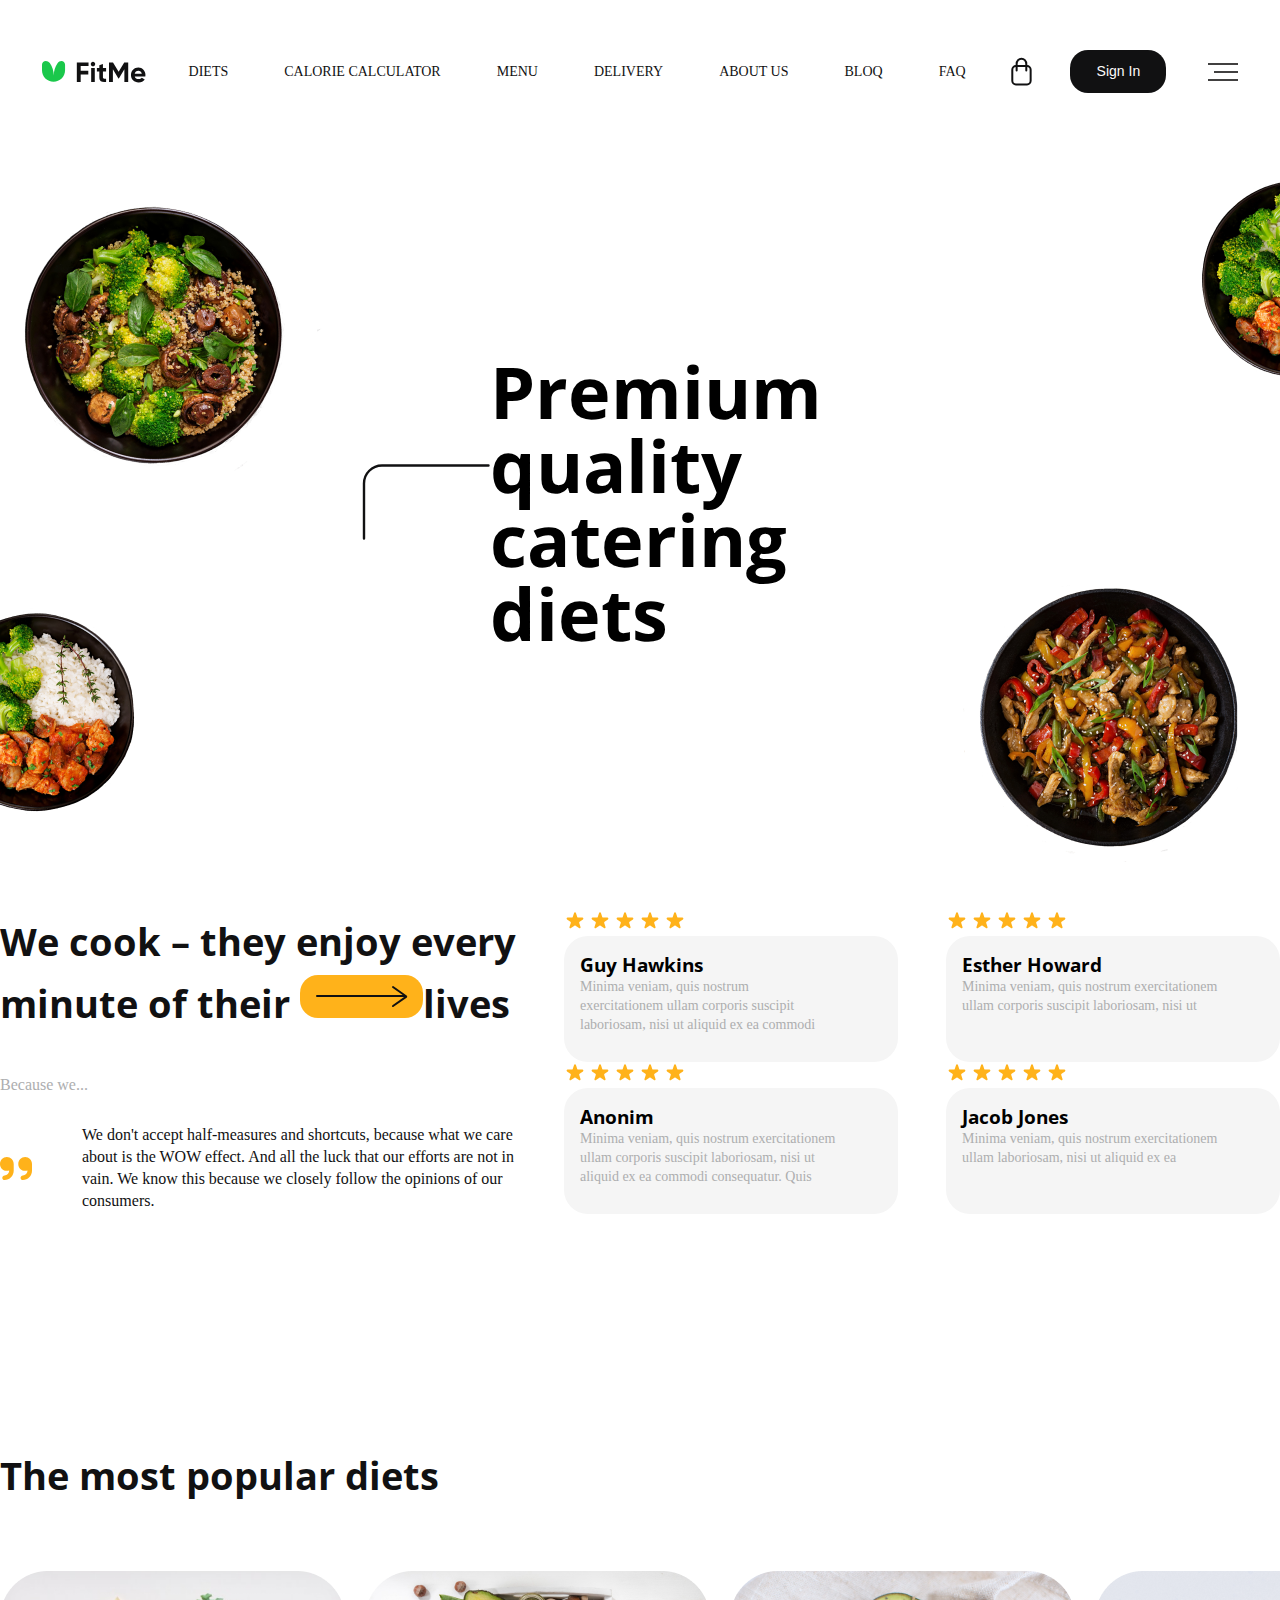
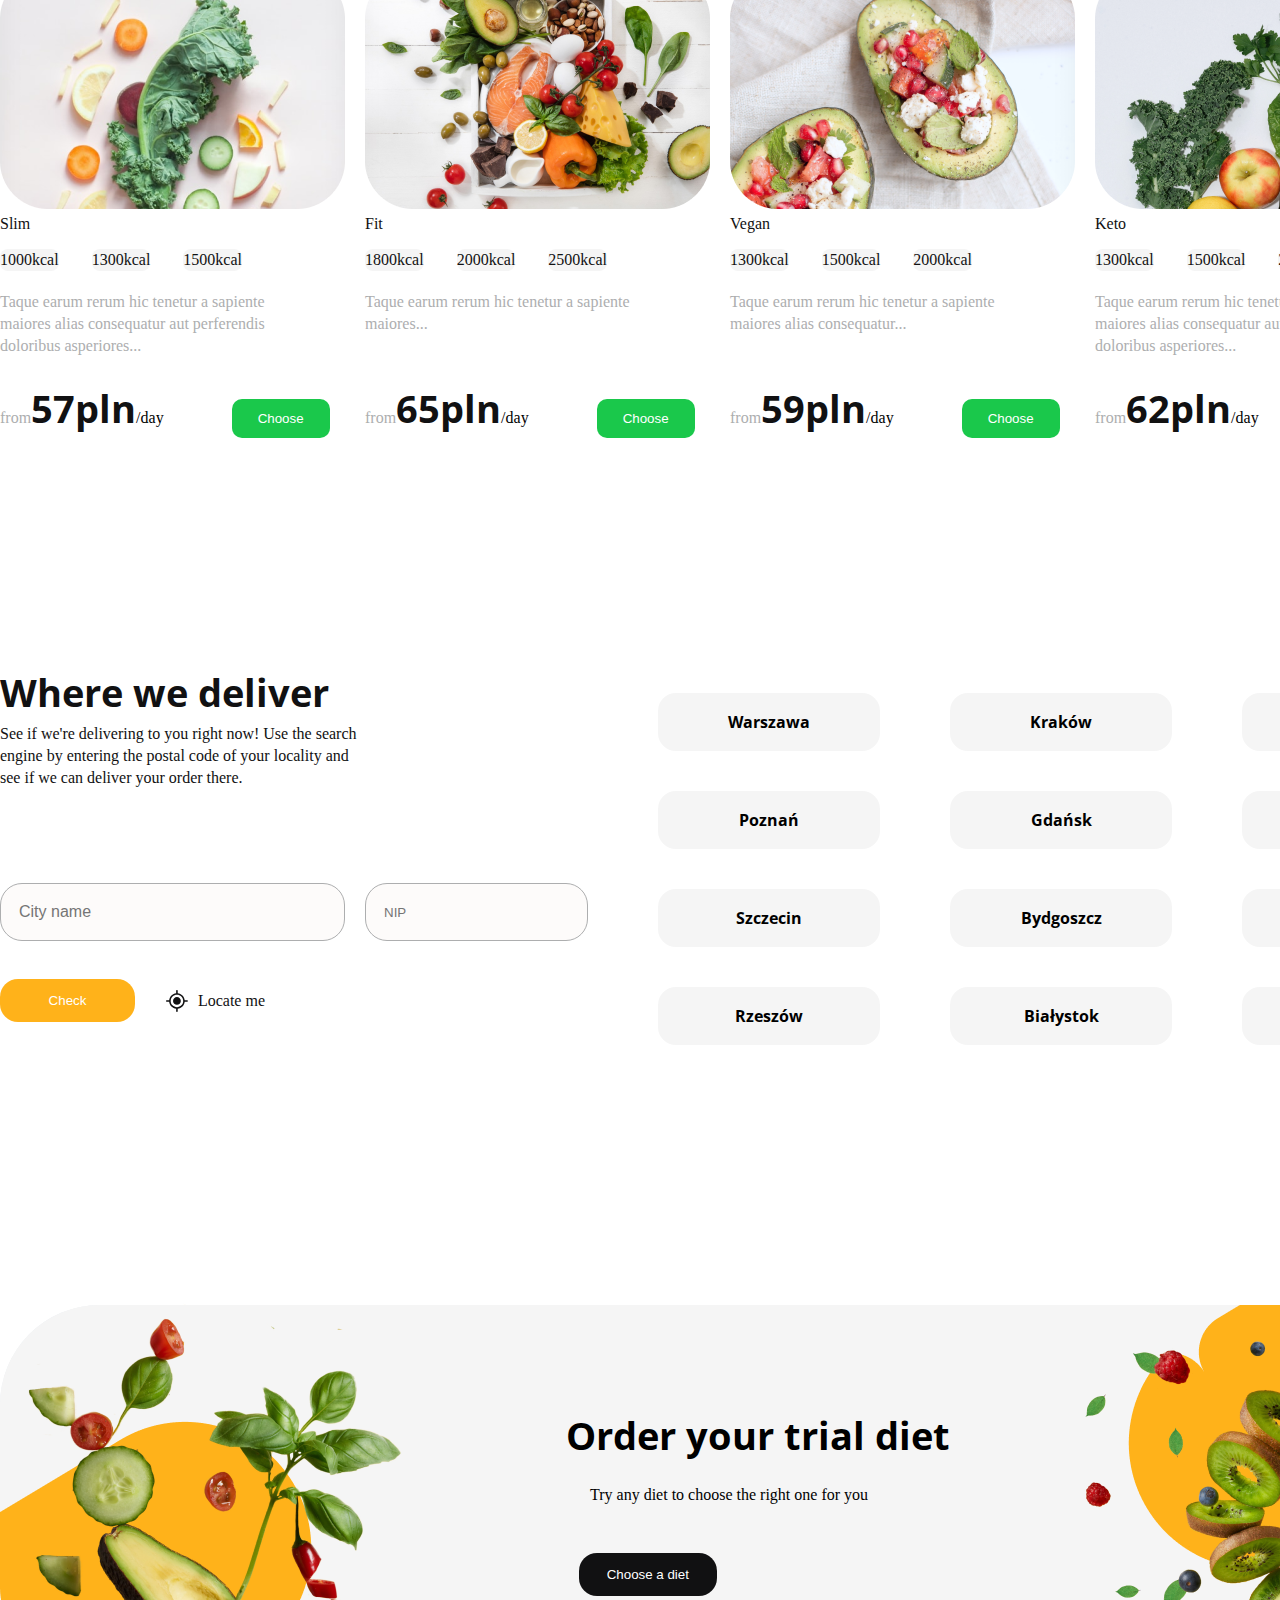
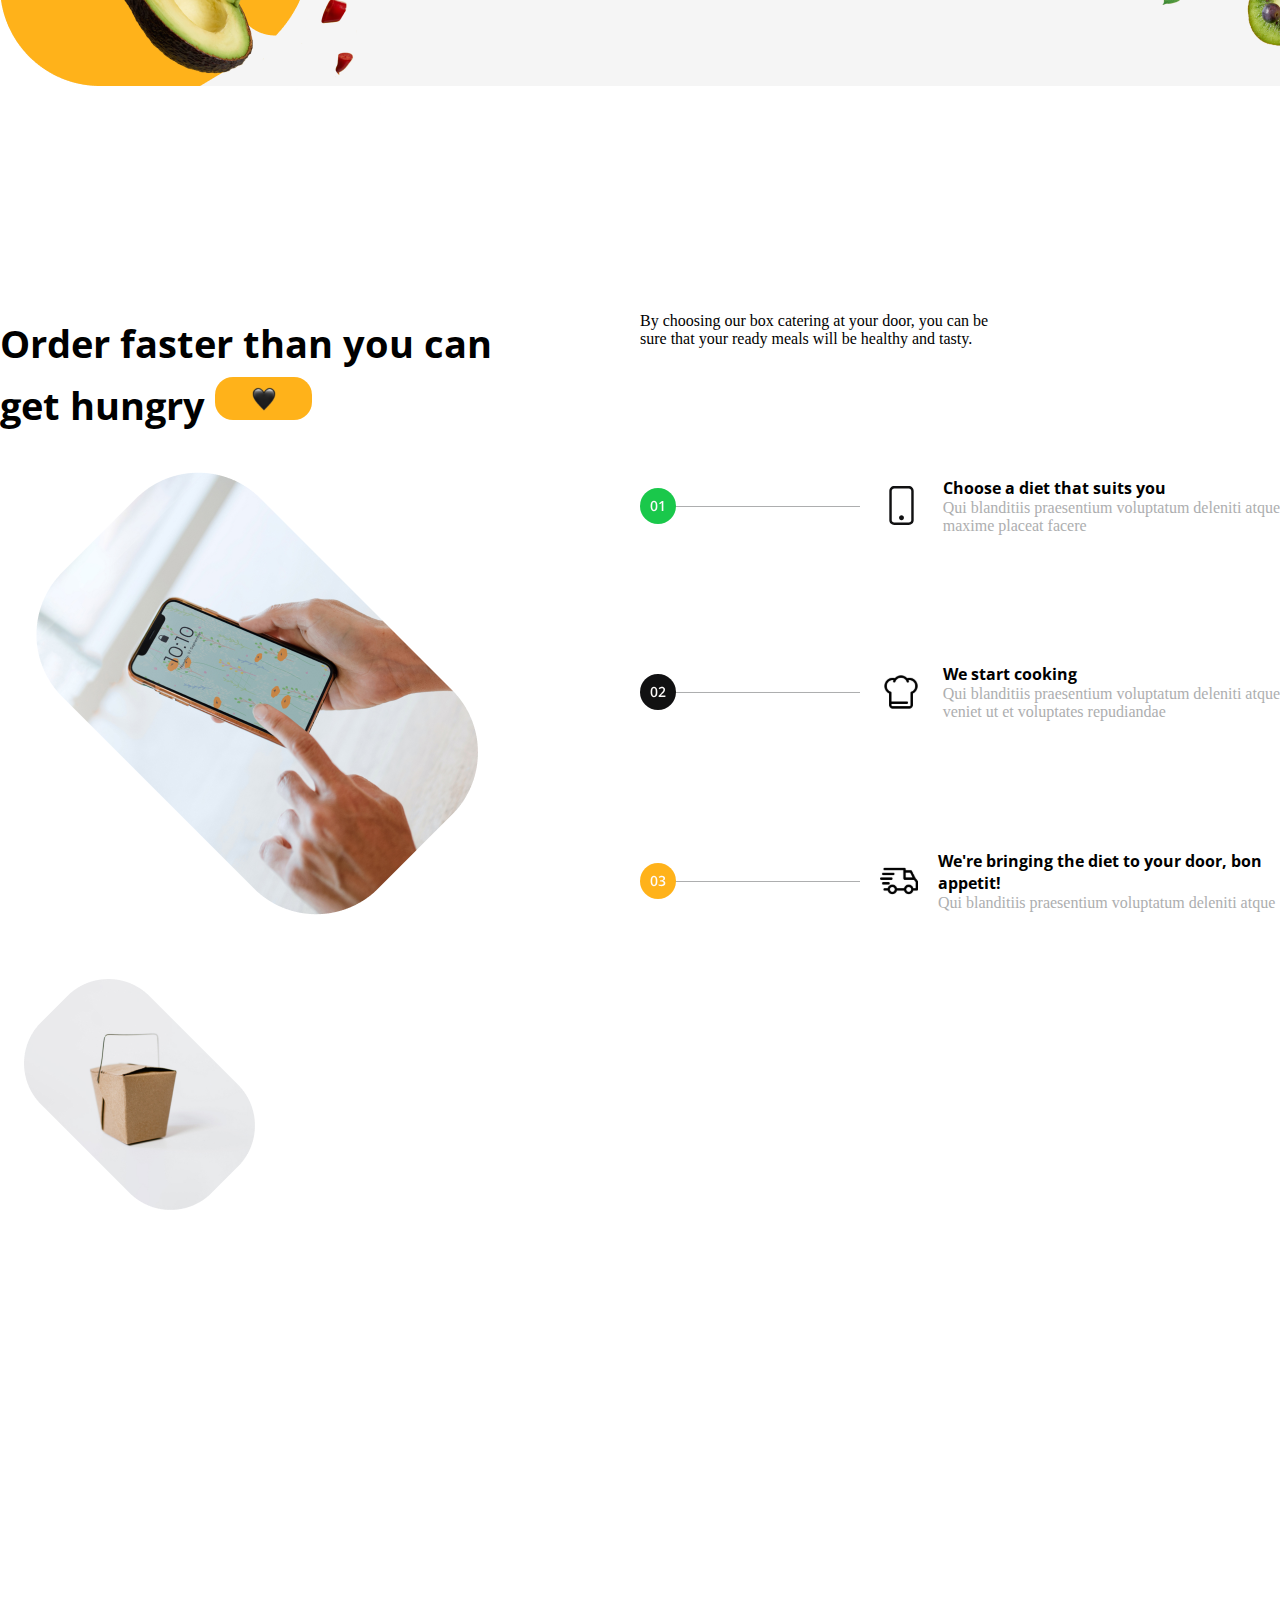
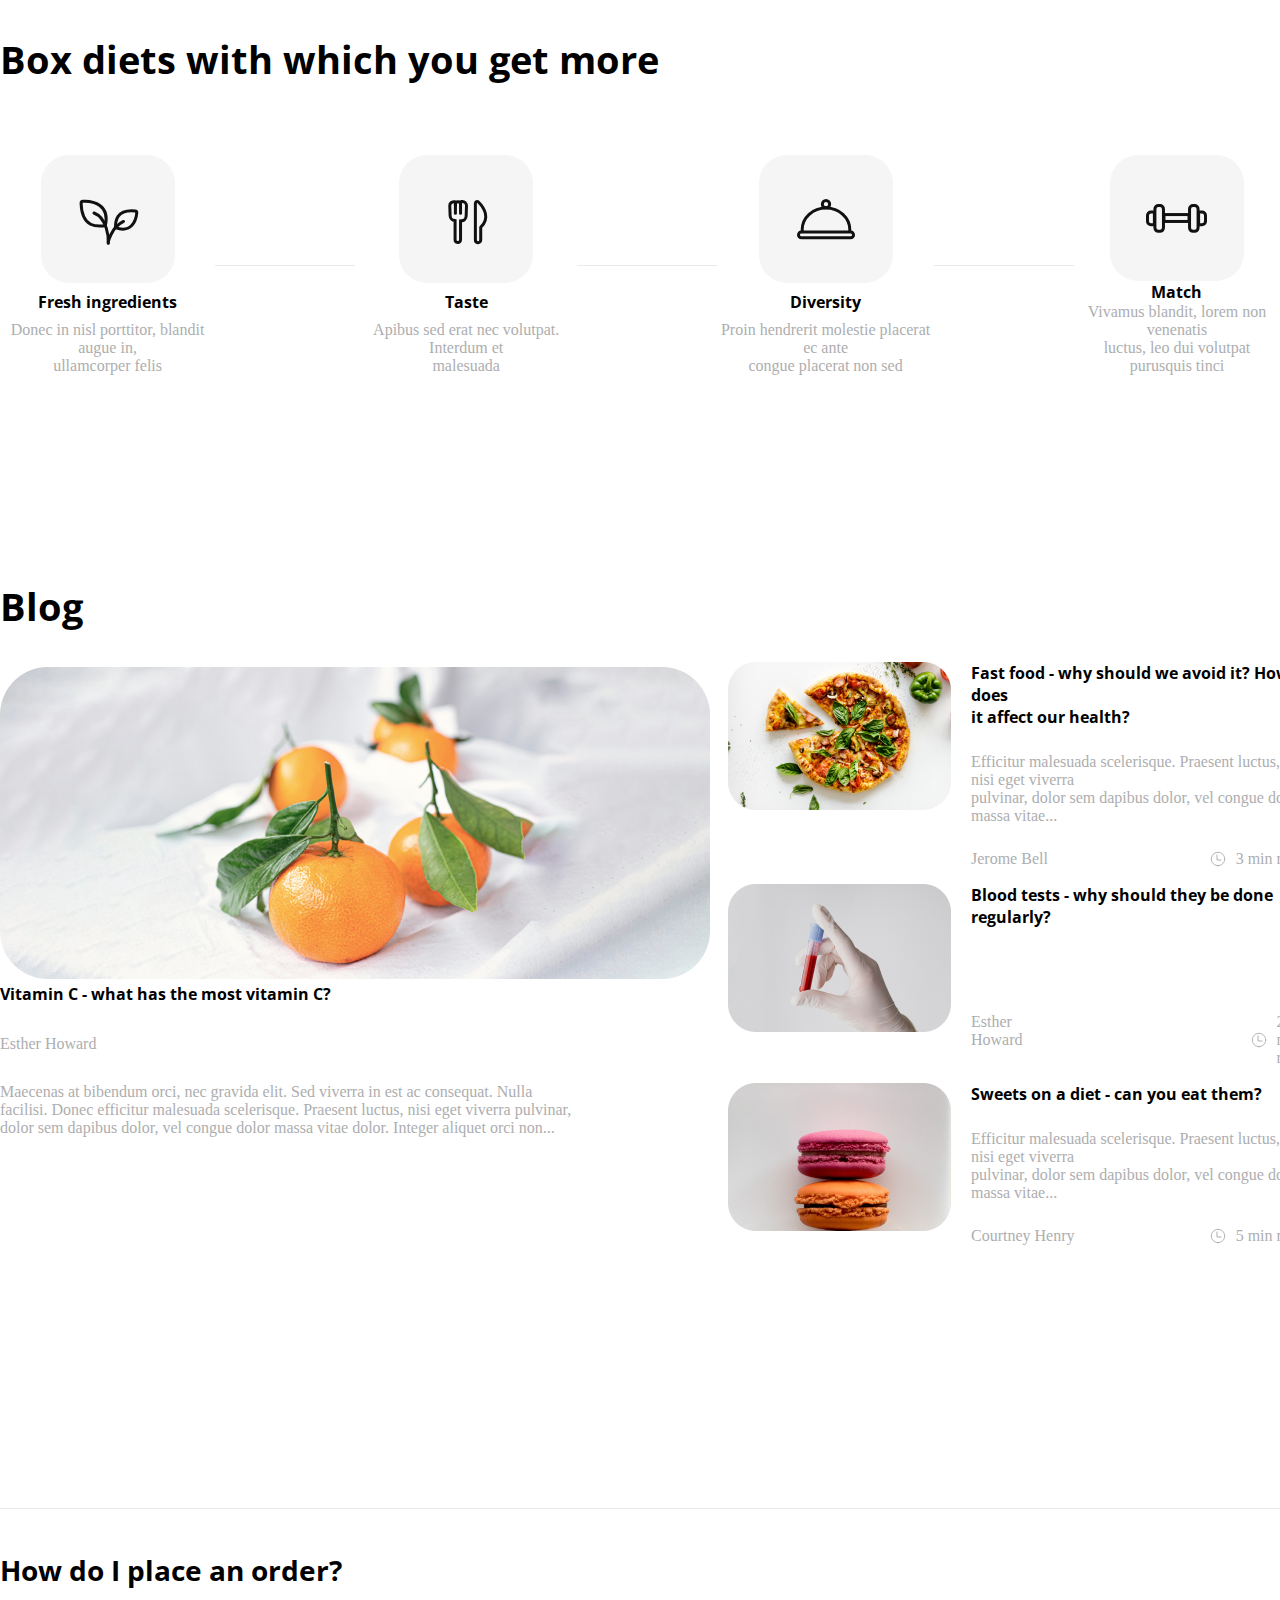
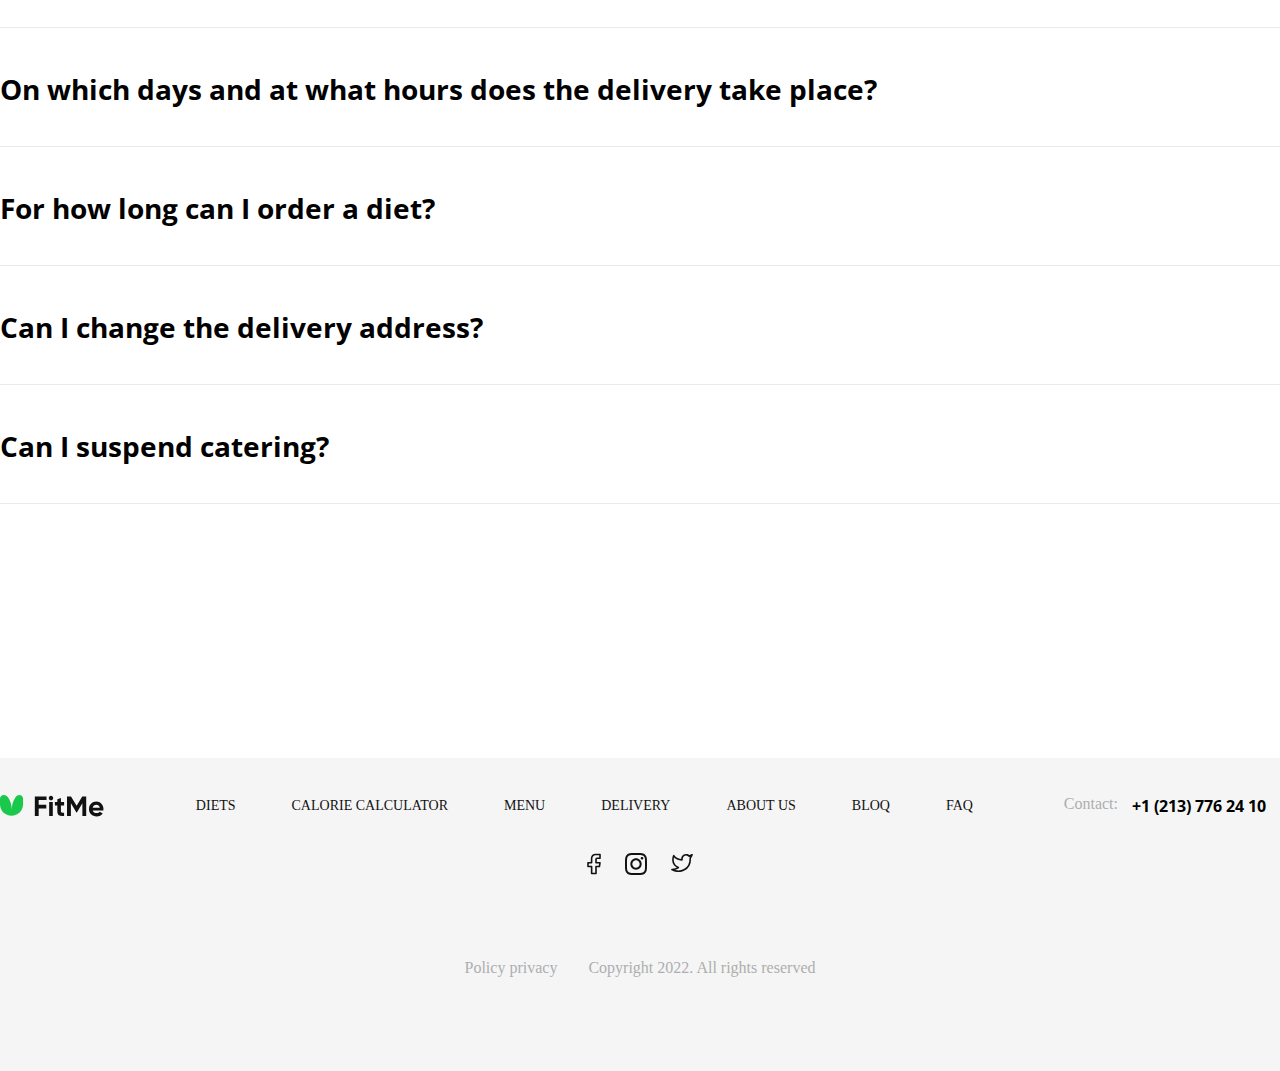
<file: index.html>
<!DOCTYPE html>
<html lang="en">

<head>
    <meta charset="UTF-8">
    <meta http-equiv="X-UA-Compatible" content="IE=edge">
    <meta name="viewport" content="width=device-width, initial-scale=1.0">
    <title>FitMe</title>
    <link
        href="https://fonts.googleapis.com/css2?family=Cormorant+Garamond:wght@300&family=Open+Sans:wght@700&display=swap"
        rel="stylesheet">
    <link rel="stylesheet" href="./css/landing.css">
</head>

<body>
    <header>
        <img src="assets/Logo.svg" alt="logo">
        <nav class="nav">
            <ul>
                <a href="#" class="nav-link">
                    <li>DIETS</li>
                </a>
                <a href="#" class="nav-link">
                    <li>CALORIE CALCULATOR</li>
                </a>
                <a class="nav-link" href="./menu.html">
                    <li>MENU</li>
                </a>
                <a href="#" class="nav-link">
                    <li>DELIVERY</li>
                </a>
                <a href="#" class="nav-link">
                    <li>ABOUT US</li>
                </a>
                <a href="#" class="nav-link">
                    <li>BLOQ</li>
                </a>
                <a href="#" class="nav-link">
                    <li>FAQ</li>
                </a>
            </ul>
        </nav>
        <div class="signup">
            <img src="./assets/Lock.svg" alt="Lock">
            <a href="./signup.html"><button>Sign In</button></a>
        </div>
        <div class="burger">
            <span></span>
        </div>
    </header>
    <div class="hero">
        <div>
            <img src="./assets/leftdishes.png" alt="dishes">
        </div>
        <img src="./assets/topborder.svg" alt="border">
        <div class="midsection">
            <h1>Premium quality <br> catering diets</h1>

        </div>
        <div>
            <img src="./assets/rightdishes.png" alt="dishes">
        </div>
    </div>
    <div class="content">
        <div class="text">
            <h2>We cook – they enjoy every <br> minute of their <img src="./assets/arrowright.svg" alt="arrow">lives
            </h2>
            <p id="because">Because we...</p>
            <div>
                <img src="./assets/comma.svg" alt="comma">
                <p>We don't accept half-measures and shortcuts, because what we care <br> about is the WOW effect. And
                    all
                    the luck that our efforts are not in <br> vain. We know this because we closely follow the opinions
                    of
                    our <br> consumers.</p>
            </div>
        </div>
        <div class="content-1">
            <img src="./assets/stars.svg" alt="stars">
            <div class="textbox">
                <h3>Guy Hawkins</h3>
                <p>Minima veniam, quis nostrum <br> exercitationem ullam corporis suscipit <br> laboriosam, nisi ut
                    aliquid ex ea commodi </p>
            </div>
            <img src="./assets/stars.svg" alt="stars">
            <div class="textbox">
                <h3>Anonim</h3>
                <p>Minima veniam, quis nostrum exercitationem <br> ullam corporis suscipit laboriosam, nisi ut <br>
                    aliquid ex ea commodi consequatur. Quis </p>
            </div>
        </div>
        <div class="content-2">
            <img src="./assets/stars.svg" alt="stars">
            <div class="textbox-3">
                <h3>Esther Howard</h3>
                <p>Minima veniam, quis nostrum exercitationem <br> ullam corporis suscipit laboriosam, nisi ut </p>
            </div>
            <img src="./assets/stars.svg" alt="stars">
            <div class="textbox-4">
                <h3>Jacob Jones</h3>
                <p>Minima veniam, quis nostrum exercitationem <br> ullam laboriosam, nisi ut aliquid ex ea </p>
            </div>
        </div>
    </div>
    <div class="thirdsection">
        <h2>The most popular diets</h2>
        <div class="diets">
            <div class="slim">
                <img src="./assets/slim.png" alt="slim">
                <p>Slim</p>
                <div class="calorie">
                    <p>1000kcal</p>
                    <p>1300kcal</p>
                    <p>1500kcal</p>
                </div>
                <div class="text">
                    <p>Taque earum rerum hic tenetur a sapiente <br> maiores alias consequatur aut perferendis <br>
                        doloribus
                        asperiores...</p>
                </div>
                <div class="cost">
                    <p>from
                    <h2>57pln</h2>/day</p>
                    <button>Choose</button>
                </div>
            </div>
            <div class="fit">
                <img src="./assets/fit.png" alt="fit">
                <p>Fit</p>
                <div class="calorie">
                    <p>1800kcal</p>
                    <p>2000kcal</p>
                    <p>2500kcal</p>
                </div>
                <div class="text">
                    <p>Taque earum rerum hic tenetur a sapiente <br> maiores...</p>
                </div>
                <div class="cost">
                    <p>from
                    <h2>65pln</h2>/day</p>
                    <button>Choose</button>
                </div>
            </div>
            <div class="vegan">
                <img src="./assets/vegan.png" alt="vegan">
                <p>Vegan</p>
                <div class="calorie">
                    <p>1300kcal</p>
                    <p>1500kcal</p>
                    <p>2000kcal</p>
                </div>
                <div class="text">
                    <p>Taque earum rerum hic tenetur a sapiente <br> maiores alias consequatur...</p>
                </div>
                <div class="cost">
                    <p>from
                    <h2>59pln</h2>/day</p>
                    <button>Choose</button>
                </div>
            </div>
            <div class="keto">
                <img src="./assets/keto.png" alt="keto">
                <p>Keto</p>
                <div class="calorie">
                    <p>1300kcal</p>
                    <p>1500kcal</p>
                    <p>2000kcal</p>
                </div>
                <div class="text">
                    <p>Taque earum rerum hic tenetur a sapiente <br> maiores alias consequatur aut perferendis <br>
                        doloribus
                        asperiores...</p>
                </div>
                <div class="cost">
                    <p>from
                    <h2>62pln</h2>/day</p>
                    <button>Choose</button>
                </div>
            </div>
        </div>
    </div>
    <div class="commonsection">
        <div class="deliversection">
            <div>
                <h2>Where we deliver</h2>
                <p>See if we're delivering to you right now! Use the search <br> engine by entering the
                    postal code of your locality and <br> see if we can deliver your order there.</p>
            </div>
            <div class="coordinate">
                <input id="city" type="text" placeholder="City name">
                <input id="nip" type="text" placeholder="NIP">
            </div>
            <div class="locate">
                <button>Check</button>
                <img id="aim" src="./assets/aim.svg" alt="aim">
                <p>Locate me</p>
            </div>
        </div>
        <div class="word">
            <div class="name">
                <div class="title">
                    <h4>Warszawa</h4>
                </div>
                <div class="title">
                    <h4>Poznań</h4>
                </div>
                <div class="title">
                    <h4>Szczecin</h4>
                </div>
                <div class="title">
                    <h4>Rzeszów</h4>
                </div>
            </div>
            <div class="name">
                <div class="title">
                    <h4>Kraków</h4>
                </div>
                <div class="title">
                    <h4>Gdańsk</h4>
                </div>
                <div class="title">
                    <h4>Bydgoszcz</h4>
                </div>
                <div class="title">
                    <h4>Białystok</h4>
                </div>
            </div>
            <div class="name">
                <div class="title">
                    <h4>Wrocław</h4>
                </div>
                <div class="title">
                    <h4>Lublin</h4>
                </div>
                <div class="title">
                    <h4>Łódź</h4>
                </div>
                <div class="title">
                    <h4>Olsztyn</h4>
                </div>
            </div>
        </div>
    </div>
    <div class="ordersection">
        <img src="./assets/leftyellow.png">
        <img id="avacado" src="./assets/avacado.png">
        <img id="rightyellow" src="./assets/rightyellow.png">
        <img id="kiwi" src="./assets/kiwi.png">
        <h2>Order your trial diet</h2>
        <p>Try any diet to choose the right one for you</p>
        <button>Choose a diet</button>
    </div>
    <div class="choosesection">
        <div>
            <h2>Order faster than you can <br> get hungry<img src="./assets/hearticon.svg" alt="heart"></h2>
            <img id="phone" src="./assets/phone.png" alt="phone">
            <img id="bag" src="./assets/bag.png" alt="bag">
        </div>
        <div class="bigsection">
            <div>
                <p>By choosing our box catering at your door, you can be <br> sure that
                    your ready meals will be healthy and tasty.</p>
            </div>
            <div class="number">
                <img src="./assets/number1.svg" alt="1">
                <img id="aifon" src="./assets/aifon.svg" alt="aifon">
                <div>
                    <h4>Choose a diet that suits you</h4>
                    <p>Qui blanditiis praesentium voluptatum deleniti atque <br> maxime placeat facere</p>
                </div>
            </div>
            <div class="number">
                <img src="./assets/number2.svg" alt="2">
                <img id="chef-hat" src="./assets/chef-hat.svg" alt="chef-hat">
                <div>
                    <h4>We start cooking</h4>
                    <p>Qui blanditiis praesentium voluptatum deleniti atque <br> veniet ut et voluptates repudiandae</p>
                </div>
            </div>
            <div class="number">
                <img src="./assets/number3.svg" alt="3">
                <img id="deliver" src="./assets/delivery.svg" alt="deliver">
                <div>
                    <h4>We're bringing the diet to your door, bon appetit!</h4>
                    <p>Qui blanditiis praesentium voluptatum deleniti atque</p>
                </div>
            </div>
        </div>
    </div>
    <div class="boxdietsection">
        <h2>Box diets with which you get more</h2>
        <div class="boxdiets">
            <div class="fresh">
                <div class="plant"><img src="./assets/planticon.svg" alt="plant"></div>
                <h4>Fresh ingredients</h4>
                <p>Donec in nisl porttitor, blandit augue in, <br> ullamcorper felis</p>
            </div>
            <img id="line" src="./assets/Line.png" alt="line">
            <div class="taste">
                <div class="tasteicon"><img src="./assets/Tasteicon.svg" alt="taste"></div>
                <h4>Taste</h4>
                <p>Apibus sed erat nec volutpat. Interdum et <br> malesuada</p>
            </div>
            <img id="line" src="./assets/Line.png" alt="line">
            <div class="diversity">
                <div class="diversityicon"><img src="./assets/Diversityicon.svg"></div>
                <h4>Diversity</h4>
                <p>Proin hendrerit molestie placerat ec ante <br> congue placerat non sed</p>
            </div>
            <img id="line" src="./assets/Line.png" alt="line">
            <div class="match">
                <div class="gymicon"><img src="./assets/gymicon.svg" alt="gym"></div>
                <h4>Match</h4>
                <p>Vivamus blandit, lorem non venenatis <br> luctus, leo dui volutpat purusquis tinci</p>
            </div>
        </div>
    </div>
    <div class="blogsection">
        <h2>Blog</h2>
        <div class="product">
            <div class="blog">
                <img src="./assets/orange.png" alt="orange">
                <h4>Vitamin C - what has the most vitamin C?</h4>
                <p>Esther Howard</p>
                <p>Maecenas at bibendum orci, nec gravida elit. Sed viverra in est ac consequat. Nulla <br> facilisi.
                    Donec
                    efficitur malesuada scelerisque. Praesent luctus, nisi eget viverra pulvinar, <br> dolor sem dapibus
                    dolor,
                    vel congue dolor massa vitae dolor. Integer aliquet orci non...</p>
            </div>
            <div class="rightside">
                <div class="video">
                    <div>
                        <img src="./assets/pizza.png" alt="pizza">
                    </div>
                    <div class="watch">
                        <h4>Fast food - why should we avoid it? How does <br> it affect our health?</h4>
                        <p>Efficitur malesuada scelerisque. Praesent luctus, nisi eget viverra <br> pulvinar, dolor sem
                            dapibus
                            dolor, vel congue dolor massa vitae...</p>
                        <div class="time">
                            <p>Jerome Bell</p>
                            <div>
                                <img src="./assets/clock.svg" alt="clock">
                                <p>3 min read</p>
                            </div>
                        </div>
                    </div>
                </div>
                <div class="video">
                    <div>
                        <img src="./assets/blood.png" alt="blood">
                    </div>
                    <div class="watch2">
                        <h4>Blood tests - why should they be done <br> regularly?</h4>
                        <div class="time">
                            <p>Esther Howard</p>
                            <div>
                                <img src="./assets/clock.svg" alt="clock">
                                <p>2 min read</p>
                            </div>
                        </div>
                    </div>
                </div>
                <div class="video">
                    <div>
                        <img src="./assets/sweets.png" alt="sweets">
                    </div>
                    <div class="watch">
                        <h4>Sweets on a diet - can you eat them?</h4>
                        <p>Efficitur malesuada scelerisque. Praesent luctus, nisi eget viverra <br> pulvinar, dolor sem
                            dapibus dolor, vel congue dolor massa vitae...</p>
                        <div class="time">
                            <p>Courtney Henry</p>
                            <div>
                                <img src="./assets/clock.svg" alt="clock">
                                <p>5 min read</p>
                            </div>
                        </div>
                    </div>
                </div>
            </div>
        </div>
    </div>
    <div class="questions">
        <img id="long-line" src="./assets/longline.png" alt="line">
        <div class="question">
            <h3>How do I place an order?</h3>
            <img id="arrow" src="./assets/Arrow.svg" alt="arrow">
        </div>
        <img id="long-line" src="./assets/longline.png" alt="line">
        <div class="question">
            <h3>On which days and at what hours does the delivery take place?</h3>
            <img id="arrow" src="./assets/Arrow.svg" alt="arrow">
        </div>
        <img id="long-line" src="./assets/longline.png" alt="line">
        <div class="question">
            <h3>For how long can I order a diet?</h3>
            <img id="arrow" src="./assets/Arrow.svg" alt="arrow">
        </div>
        <img id="long-line" src="./assets/longline.png" alt="line">
        <div class="question">
            <h3>Can I change the delivery address?</h3>
            <img id="arrow" src="./assets/Arrow.svg" alt="arrow">
        </div>
        <img id="long-line" src="./assets/longline.png" alt="line">
        <div class="question">
            <h3>Can I suspend catering?</h3>
            <img id="arrow" src="./assets/Arrow.svg" alt="arrow">
        </div>
        <img id="long-line" src="./assets/longline.png" alt="line">
    </div>
    <div class="footer">
        <footer>
            <img src="assets/Logo.svg" alt="logo">
            <nav>
                <a href="#" class="nav-link">DIETS</a>
                <a href="#" class="nav-link">CALORIE CALCULATOR</a>
                <a href="./menu.html" class="nav-link">MENU</a>
                <a href="#" class="nav-link">DELIVERY</a>
                <a href="#" class="nav-link">ABOUT US</a>
                <a href="#" class="nav-link">BLOQ</a>
                <a href="#" class="nav-link">FAQ</a>
            </nav>
            <div class="contact">
                <p>Contact:
                <h4>+1 (213) 776 24 10</h4>
                </p>
            </div>
        </footer>
        <div class="socialmedia">
            <a href="#" class="nav-link"><img src="./assets/facebook.svg" alt="facebook"></a>
            <a href="#" class="nav-link"><img src="./assets/instagram.svg" alt="insta"></a>
            <a href="#" class="nav-link"><img src="./assets/twitter.svg" alt="twitter"></a>
        </div>
        <div class="privacy">
            <p>Policy privacy</p>
            <p>Copyright 2022. All rights reserved</p>
        </div>
    </div>
    <script src="./main.js"></script>
</body>

</html>
</file>
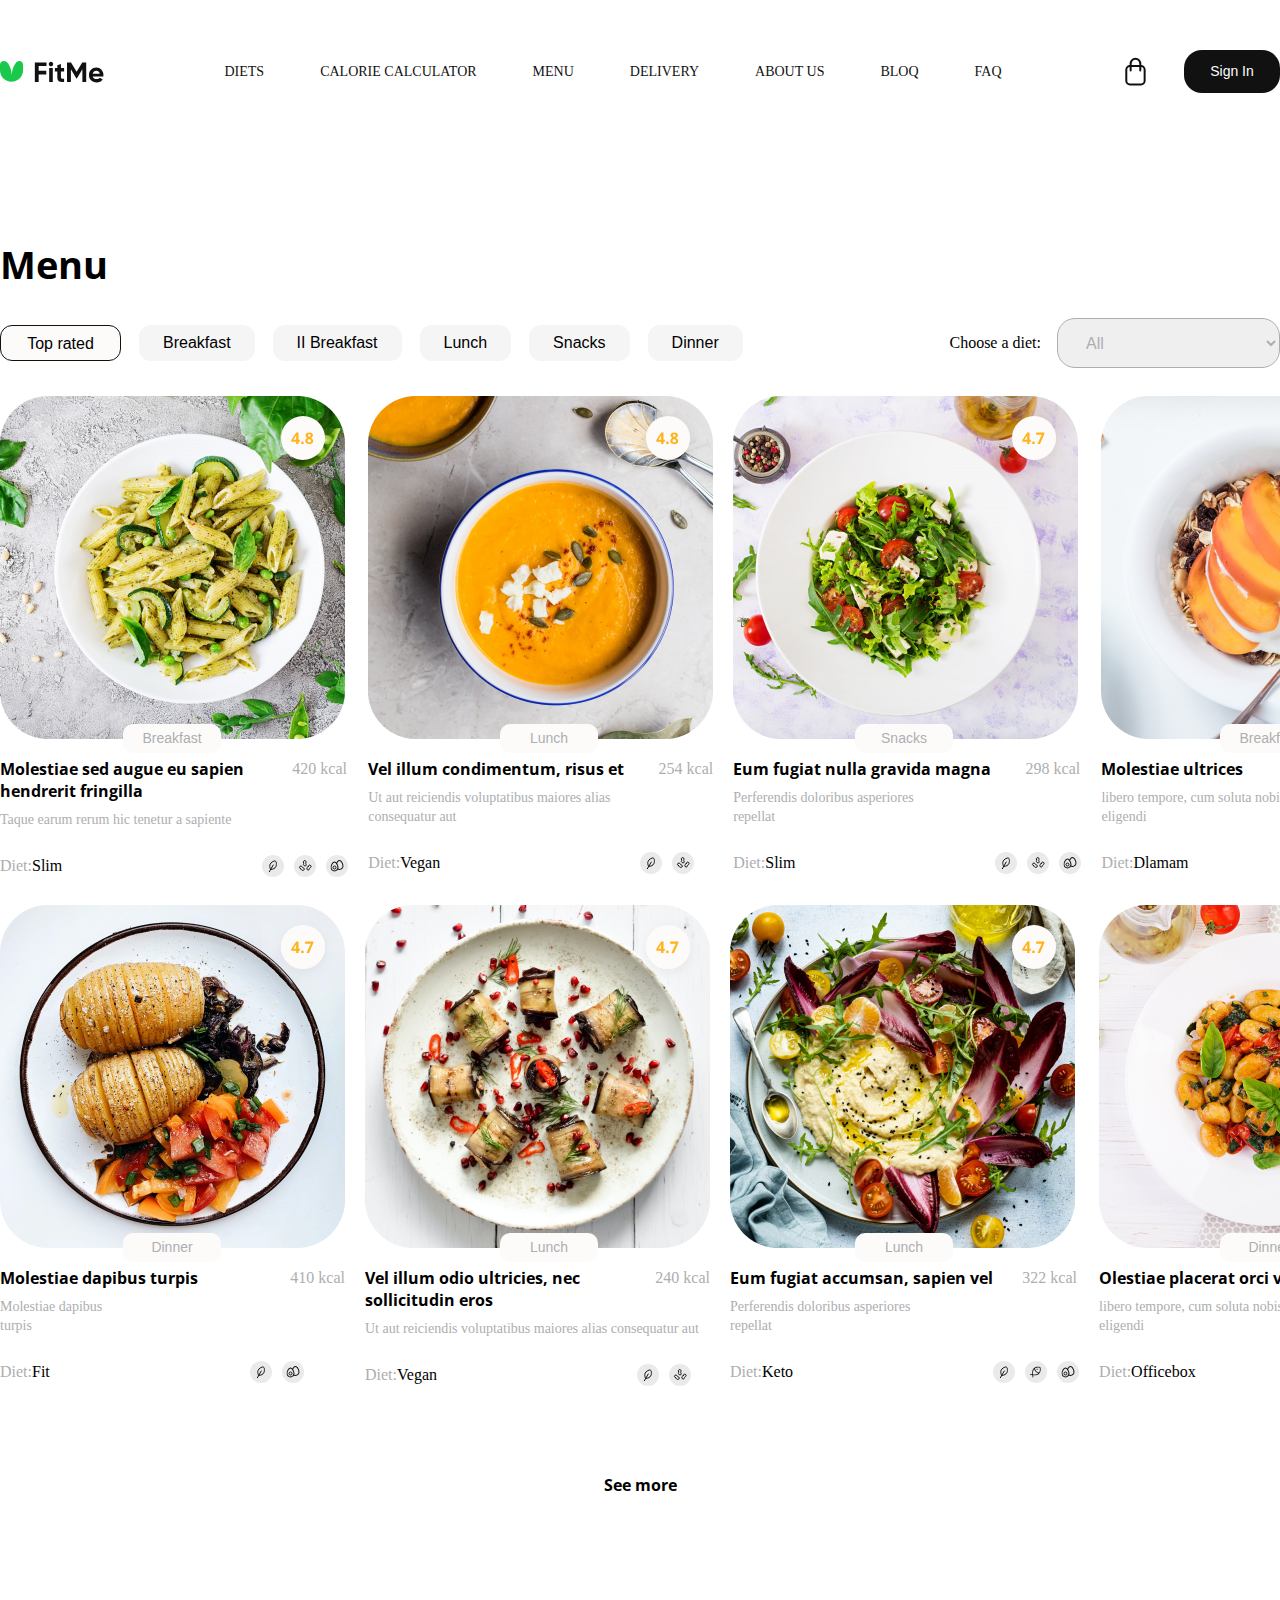
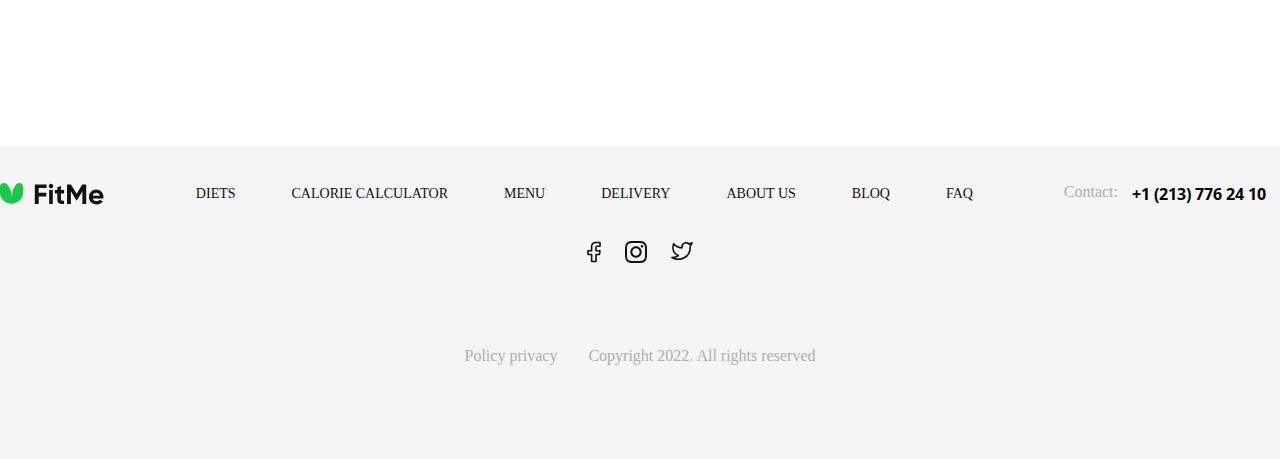
<file: menu.html>
<!DOCTYPE html>
<html lang="en">

<head>
    <meta charset="UTF-8">
    <meta http-equiv="X-UA-Compatible" content="IE=edge">
    <meta name="viewport" content="width=device-width, initial-scale=1.0">
    <title>Menu</title>
    <link
        href="https://fonts.googleapis.com/css2?family=Cormorant+Garamond:wght@300&family=Open+Sans:wght@700&display=swap"
        rel="stylesheet">
    <link rel="stylesheet" href="./css/menu.css">
</head>

<body>
    <header>
        <img src="assets/Logo.svg" alt="logo">
        <nav>
            <a href="#" class="nav-link">DIETS</a>
            <a href="#" class="nav-link">CALORIE CALCULATOR</a>
            <a href="#" class="nav-link">MENU</a>
            <a href="#" class="nav-link">DELIVERY</a>
            <a href="#" class="nav-link">ABOUT US</a>
            <a href="#" class="nav-link">BLOQ</a>
            <a href="#" class="nav-link">FAQ</a>
        </nav>
        <div class="signup">
            <img src="./assets/Lock.svg" alt="Lock">
            <a href="./signup.html"><button>Sign In</button></a>
        </div>
    </header>
    <h2 class="menu">Menu</h2>
    <div class="food">
        <div class="toprated">
            <button class="top">Top rated</button>
            <button>Breakfast</button>
            <button>II Breakfast</button>
            <button>Lunch</button>
            <button>Snacks</button>
            <button>Dinner</button>
        </div>
        <div class="choosediet">
            <p>Choose a diet:</p>
            <select name="All" id="all">
                <option value="All">All</option>
            </select>
        </div>
    </div>
    <div class="image">
        <div class="slim">
            <img src="./assets/pasta.png" alt="pasta">
            <img id="rating" src="./assets/4.8 rating.svg" alt="4.8">
            <button>Breakfast</button>
            <div class="kcal">
                <h4>Molestiae sed augue eu sapien <br> hendrerit fringilla</h4>
                <p>420 kcal</p>
            </div>
            <div>
                <p>Taque earum rerum hic tenetur a sapiente</p>
            </div>
            <div class="diet">
                <div>
                    <p>Diet:<span>Slim</span></p>
                </div>
                <div class="icon">
                    <img src="./assets/plant icon.svg" alt="icon">
                    <img src="./assets/nuts icon.svg" alt="icon">
                    <img src="./assets/egg icon.svg" alt="icon">
                </div>
            </div>
        </div>
        <div class="slim">
            <img src="./assets/soup.png" alt="soup">
            <img id="rate" src="./assets/4.8 rating.svg" alt="4.8">
            <button class="lunch">Lunch</button>
            <div class="kcal">
                <h4>Vel illum condimentum, risus et</h4>
                <p>254 kcal</p>
            </div>
            <div>
                <p>Ut aut reiciendis voluptatibus maiores alias <br> consequatur aut</p>
            </div>
            <div class="diet">
                <div>
                    <p>Diet:<span>Vegan</span></p>
                </div>
                <div class="icon">
                    <img src="./assets/plant icon.svg" alt="icon">
                    <img src="./assets/nuts icon.svg" alt="icon">
                </div>
            </div>
        </div>
        <div class="slim">
            <img src="./assets/salad.png" alt="salad">
            <img id="rate3" src="./assets/4.7 rating.svg" alt="4.7">
            <button class="snacks">Snacks</button>
            <div class="kcal">
                <h4>Eum fugiat nulla gravida magna</h4>
                <p>298 kcal</p>
            </div>
            <div>
                <p>Perferendis doloribus asperiores <br> repellat</p>
            </div>
            <div class="diet">
                <div>
                    <p>Diet:<span>Slim</span></p>
                </div>
                <div class="icon">
                    <img src="./assets/plant icon.svg" alt="icon">
                    <img src="./assets/nuts icon.svg" alt="icon">
                    <img src="./assets/egg icon.svg" alt="icon">
                </div>
            </div>
        </div>
        <div class="slim">
            <img src="./assets/porridge.png" alt="porridge">
            <img id="rate4" src="./assets/4.7 rating.svg" alt="4.7">
            <button class="breakfast">Breakfast</button>
            <div class="kcal">
                <h4>Molestiae ultrices</h4>
                <p>182 kcal</p>
            </div>
            <div>
                <p>libero tempore, cum soluta nobis est <br> eligendi </p>
            </div>
            <div class="diet">
                <div>
                    <p>Diet:<span>Dlamam</span></p>
                </div>
                <div class="icon">
                    <img src="./assets/plant icon.svg" alt="icon">
                    <img src="./assets/nut.svg" alt="icon">
                    <img src="./assets/egg icon.svg" alt="icon">
                </div>
            </div>
        </div>
    </div>
    <div class="image">
        <div class="slim">
            <img src="./assets/tomato.png" alt="tomato">
            <img id="rating" src="./assets/4.7 rating.svg" alt="4.7">
            <button class="dinner">Dinner</button>
            <div class="kcal">
                <h4>Molestiae dapibus turpis</h4>
                <p>410 kcal</p>
            </div>
            <div>
                <p>Molestiae dapibus <br> turpis</p>
            </div>
            <div class="diet">
                <div>
                    <p>Diet:<span>Fit</span></p>
                </div>
                <div class="icon">
                    <img src="./assets/plant icon.svg" alt="icon">
                    <img src="./assets/egg icon.svg" alt="icon">
                </div>
            </div>
        </div>
        <div class="slim">
            <img src="./assets/sushi.png" alt="sishi">
            <img id="rate" src="./assets/4.7 rating.svg" alt="4.7">
            <button class="lunch">Lunch</button>
            <div class="kcal">
                <h4>Vel illum odio ultricies, nec <br> sollicitudin eros</h4>
                <p>240 kcal</p>
            </div>
            <div>
                <p>Ut aut reiciendis voluptatibus maiores alias consequatur aut</p>
            </div>
            <div class="diet">
                <div>
                    <p>Diet:<span>Vegan</span></p>
                </div>
                <div class="icon">
                    <img src="./assets/plant icon.svg" alt="icon">
                    <img src="./assets/nuts icon.svg" alt="icon">
                </div>
            </div>
        </div>
        <div class="slim">
            <img src="./assets/puree.png" alt="pure">
            <img id="rate3" src="./assets/4.7 rating.svg" alt="4.7">
            <button class="snacks">Lunch</button>
            <div class="kcal">
                <h4>Eum fugiat accumsan, sapien vel</h4>
                <p>322 kcal</p>
            </div>
            <div>
                <p>Perferendis doloribus asperiores <br> repellat</p>
            </div>
            <div class="diet">
                <div>
                    <p>Diet:<span>Keto</span></p>
                </div>
                <div class="icon">
                    <img src="./assets/plant icon.svg" alt="icon">
                    <img src="./assets/fish icon.svg" alt="icon">
                    <img src="./assets/egg icon.svg" alt="icon">
                </div>
            </div>
        </div>
        <div class="slim">
            <img src="./assets/dish.png" alt="dish">
            <img id="rate4" src="./assets/4.7 rating.svg" alt="4.7">
            <button class="breakfast">Dinner</button>
            <div class="kcal">
                <h4>Olestiae placerat orci vel arc</h4>
                <p>388 kcal</p>
            </div>
            <div>
                <p>libero tempore, cum soluta nobis est <br> eligendi </p>
            </div>
            <div class="diet">
                <div>
                    <p>Diet:<span>Officebox</span></p>
                </div>
                <div class="icon">
                    <img src="./assets/plant icon.svg" alt="icon">
                    <img src="./assets/nut.svg" alt="icon">
                    <img src="./assets/egg icon.svg" alt="icon">
                </div>
            </div>
        </div>
    </div>
    <div class="more">
        <h4>See more</h4>
    </div>
    <div class="footer">
        <footer>
            <img src="assets/Logo.svg" alt="logo">
            <nav>
                <a href="#" class="nav-link">DIETS</a>
                <a href="#" class="nav-link">CALORIE CALCULATOR</a>
                <a href="./menu.html" class="nav-link">MENU</a>
                <a href="#" class="nav-link">DELIVERY</a>
                <a href="#" class="nav-link">ABOUT US</a>
                <a href="#" class="nav-link">BLOQ</a>
                <a href="#" class="nav-link">FAQ</a>
            </nav>
            <div class="contact">
                <p>Contact:
                <h4>+1 (213) 776 24 10</h4>
                </p>
            </div>
        </footer>
        <div class="socialmedia">
            <a href="#" class="nav-link"><img src="./assets/facebook.svg" alt="facebook"></a>
            <a href="#" class="nav-link"><img src="./assets/instagram.svg" alt="insta"></a>
            <a href="#" class="nav-link"><img src="./assets/twitter.svg" alt="twitter"></a>
        </div>
        <div class="privacy">
            <p>Policy privacy</p>
            <p>Copyright 2022. All rights reserved</p>
        </div>
    </div>
</body>

</html>
</file>
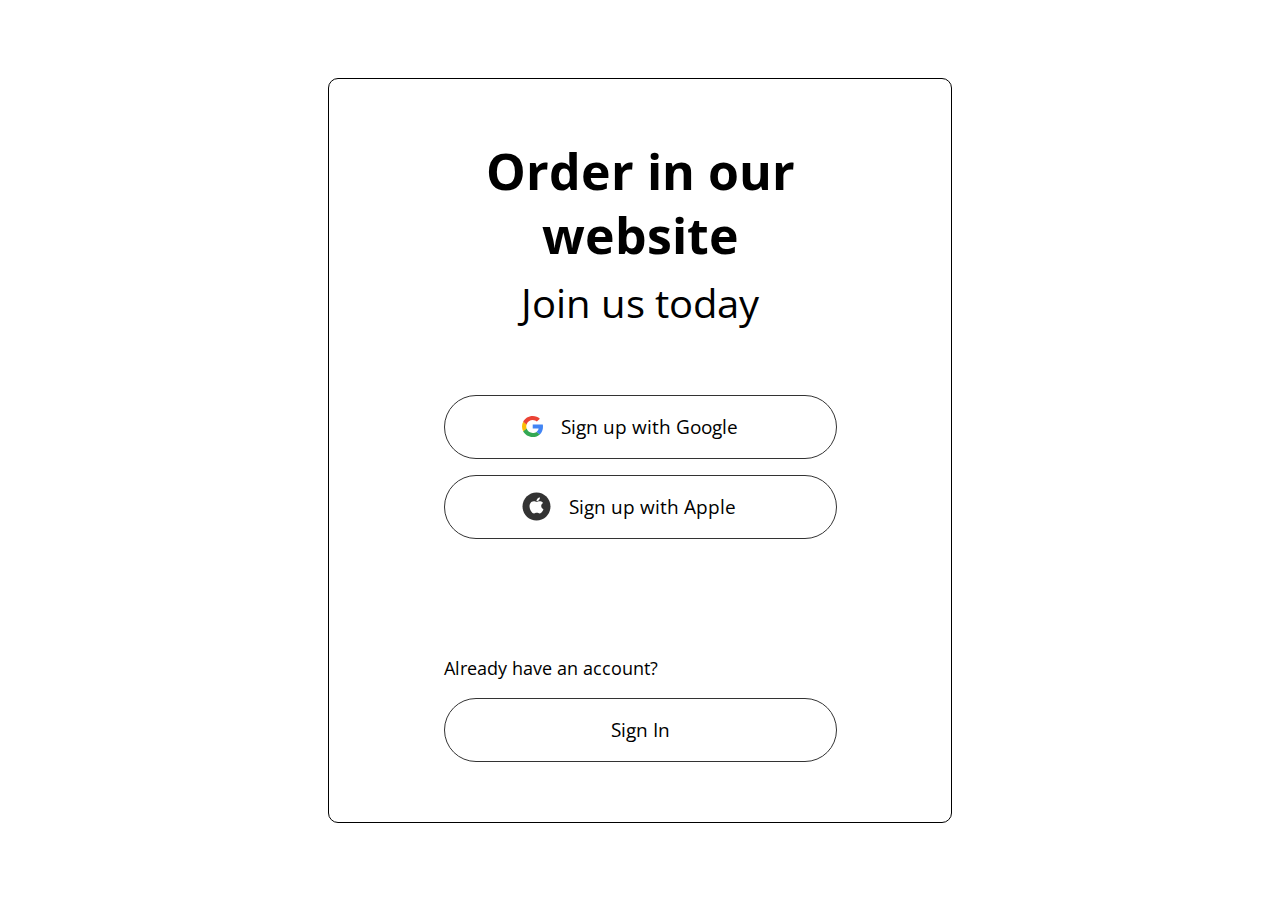
<file: signin.html>
<!DOCTYPE html>
<html lang="en">
<head>
    <meta charset="UTF-8">
    <meta http-equiv="X-UA-Compatible" content="IE=edge">
    <meta name="viewport" content="width=device-width, initial-scale=1.0">
    <title>Sign Up</title>
    <link rel="stylesheet" href="./css/signin.css">
    <link
    href="https://fonts.googleapis.com/css2?family=Cormorant+Garamond:wght@300&family=Open+Sans:wght@700&display=swap"
    rel="stylesheet">
</head>
<body>
    <div class="form">
        <div class="signupform">
            <h1>Order in our website</h1>
            <p class="join">Join us today</p>
            <div class="google">
                <button class="button">
                    <img src="./assets/Google.svg" alt="google">
                  Sign up with Google
                </button>
                <button class="button">
                    <img src="./assets/Apple.svg" alt="apple">
                  Sign up with Apple
                </button>
                <div class="section">
                    <p>Already have an account?</p>
                    <a href="./signup.html"><button class="signin">Sign In</button></a>
                </div>
            </div>
        </div>
    </div>
</body>
</html>
</file>
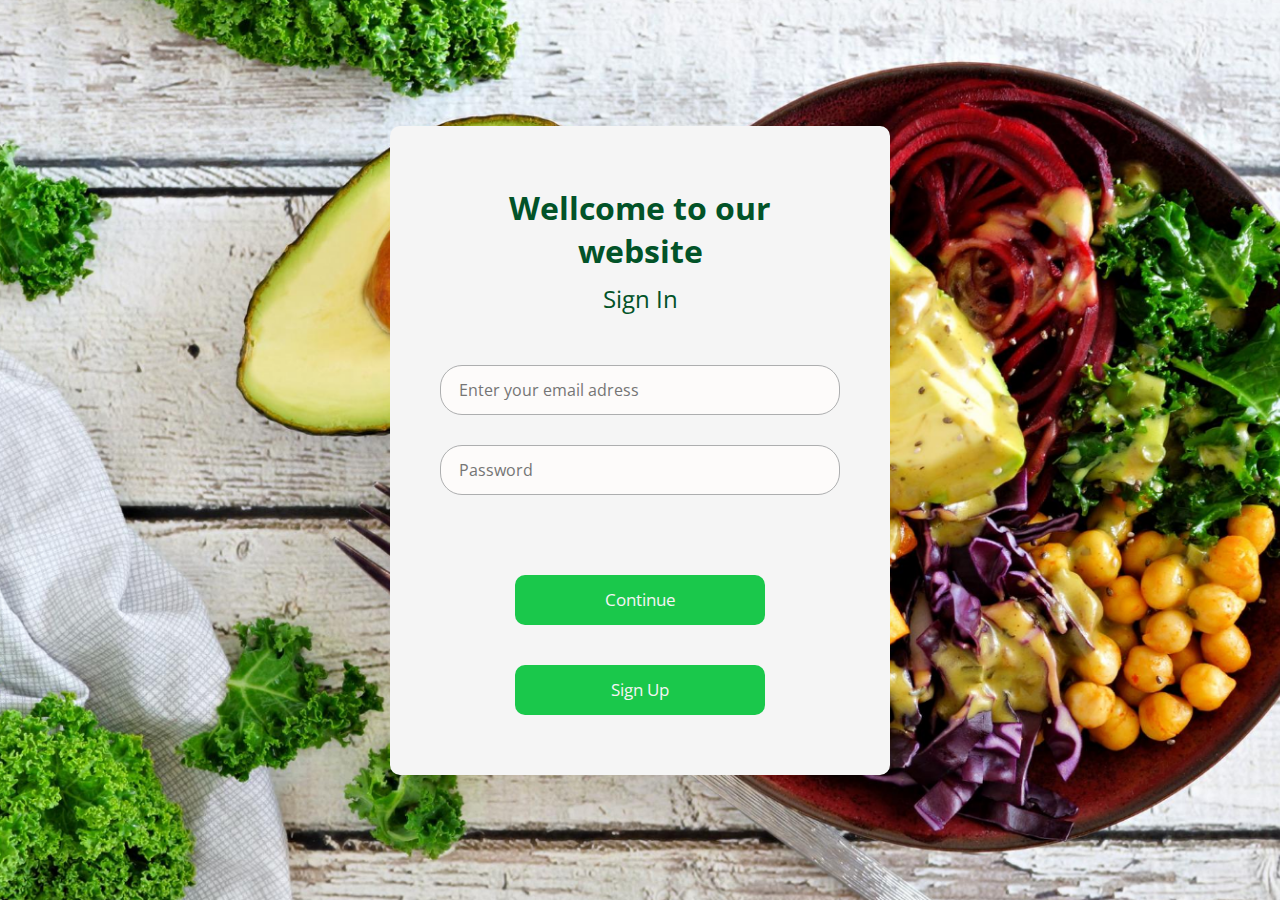
<file: signup.html>
<!DOCTYPE html>
<html lang="en">

<head>
    <meta charset="UTF-8">
    <meta http-equiv="X-UA-Compatible" content="IE=edge">
    <meta name="viewport" content="width=device-width, initial-scale=1.0">
    <title>Sign In</title>
    <link rel="stylesheet" href="./css/signup.css">
    <link
        href="https://fonts.googleapis.com/css2?family=Cormorant+Garamond:wght@300&family=Open+Sans:wght@700&display=swap"
        rel="stylesheet">
</head>

<body>
    <div class="wrapper">
        <div class="signupform">
            <h1>Wellcome to our website</h1>
            <p>Sign In</p>

            <form action="#">
                <input type="email" placeholder="Enter your email adress">

                <input type="password" placeholder="Password">
            </form>
            <div class="button">
                <a href="./index.html"><button type="submit">Continue</button></a>
            </div>
            <div class="button2">
                <a href="./signin.html"><button class="signin">Sign Up</button></a>
            </div>

        </div>
    </div>
</body>

</html>
</file>
<file: css/landing.css>
* {
  box-sizing: border-box;
  margin: 0;
  padding: 0;
}

h1,
h2,
h3,
h4 {
  font-family: "Open Sans", sans-serif;
}

.open {
  display: flex !important;
}

header {
  padding-top: 50px;
  display: flex;
  justify-content: space-evenly;
  align-items: center;
}
header .nav {
  display: flex;
  gap: 56px;
}
header .nav .nav-link {
  color: #111112;
  font-size: 14px;
  line-height: 19px;
  text-decoration: none;
}
header .nav ul {
  display: flex;
  list-style: none;
  justify-content: space-between;
  gap: 56px;
}
header .signup {
  display: flex;
  gap: 33px;
}
header .signup button {
  width: 96px;
  height: 43px;
  background: #111112;
  border-radius: 18px;
  color: #FDFBFA;
  font-size: 14px;
  line-height: 19px;
  border: none;
  cursor: pointer;
}

.burger {
  display: flex;
  position: relative;
  z-index: 50;
  align-items: center;
  justify-content: flex-end;
  width: 30px;
  height: 18px;
}
.burger span {
  height: 2px;
  width: 80%;
  transform: scale(1);
  background-color: rgb(65, 64, 64);
}

.burger::before,
.burger::after {
  content: "";
  position: absolute;
  height: 2px;
  width: 100%;
  background-color: rgb(65, 64, 64);
  transition: all 0.3s ease 0s;
}

.burger::before {
  top: 0;
}

.burger::after {
  bottom: 0;
}

.burger.active span {
  transform: scale(0);
}

.burger.active::before {
  top: 50%;
  transform: rotate(-45deg) translate(0, -50%);
}

.burger.active::after {
  top: 50%;
  transform: rotate(45deg) translate(0, 50%);
}

.hero {
  display: flex;
  align-items: center;
  width: 100%;
  justify-content: space-between;
}
.hero .midsection h1 {
  font-size: 72px;
  line-height: 74px;
}

.content {
  display: flex;
  justify-content: space-between;
  margin-left: auto;
  margin-right: auto;
  max-width: 1400px;
}
.content .text h2 {
  font-size: 38px;
  line-height: 62px;
  color: #111112;
}
.content .text #because {
  margin-top: 40px;
  font-size: 16px;
  line-height: 22px;
  color: #ADAEAF;
}
.content .text div {
  display: flex;
  align-items: center;
  margin-top: 28px;
  gap: 50px;
}
.content .text div p {
  font-size: 16px;
  line-height: 22px;
  color: #111112;
}
.content .content-1 .textbox {
  width: 334px;
  height: 126px;
  background: #F5F5F5;
  border-radius: 24px;
  padding: 16px;
}
.content .content-1 .textbox p {
  font-size: 14px;
  line-height: 19px;
  color: #ADAEAF;
}
.content .content-2 .textbox-3 {
  width: 334px;
  height: 126px;
  background: #F5F5F5;
  border-radius: 24px;
  padding: 16px;
}
.content .content-2 .textbox-3 P {
  font-size: 14px;
  line-height: 19px;
  color: #ADAEAF;
}
.content .content-2 .textbox-4 {
  width: 334px;
  height: 126px;
  background: #F5F5F5;
  border-radius: 24px;
  padding: 16px;
}
.content .content-2 .textbox-4 p {
  font-size: 14px;
  line-height: 19px;
  color: #ADAEAF;
}

.thirdsection {
  padding-top: 230px;
  max-width: 1450px;
  margin-left: auto;
  margin-right: auto;
}
.thirdsection h2 {
  font-size: 38px;
  line-height: 62px;
  color: #111112;
}
.thirdsection .diets {
  display: flex;
  gap: 20px;
  margin-top: 65px;
}
.thirdsection .diets .slim p {
  font-size: 16px;
  line-height: 22px;
  color: #111112;
}
.thirdsection .diets .slim .calorie {
  display: flex;
  justify-content: space-between;
  width: 242px;
  margin-top: 14px;
}
.thirdsection .diets .slim .calorie p {
  background: #F5F5F5;
  border-radius: 8px;
}
.thirdsection .diets .slim .text {
  margin-top: 20px;
}
.thirdsection .diets .slim .text p {
  color: #ADAEAF;
}
.thirdsection .diets .slim .cost {
  display: flex;
  align-items: baseline;
  margin-top: 20px;
}
.thirdsection .diets .slim .cost p {
  color: #ADAEAF;
}
.thirdsection .diets .slim .cost button {
  width: 98px;
  height: 39px;
  background: #1AC84B;
  border-radius: 10px;
  border: none;
  margin-left: 68px;
  color: white;
}
.thirdsection .diets .fit p {
  font-size: 16px;
  line-height: 22px;
  color: #111112;
}
.thirdsection .diets .fit .calorie {
  display: flex;
  justify-content: space-between;
  width: 242px;
  margin-top: 14px;
}
.thirdsection .diets .fit .calorie p {
  background: #F5F5F5;
  border-radius: 8px;
}
.thirdsection .diets .fit .text {
  margin-top: 20px;
}
.thirdsection .diets .fit .text p {
  color: #ADAEAF;
}
.thirdsection .diets .fit .cost {
  display: flex;
  align-items: baseline;
  margin-top: 42px;
}
.thirdsection .diets .fit .cost p {
  color: #ADAEAF;
}
.thirdsection .diets .fit .cost button {
  width: 98px;
  height: 39px;
  background: #1AC84B;
  border-radius: 10px;
  border: none;
  margin-left: 68px;
  color: white;
}
.thirdsection .diets .vegan p {
  font-size: 16px;
  line-height: 22px;
  color: #111112;
}
.thirdsection .diets .vegan .calorie {
  display: flex;
  justify-content: space-between;
  width: 242px;
  margin-top: 14px;
}
.thirdsection .diets .vegan .calorie p {
  background: #F5F5F5;
  border-radius: 8px;
}
.thirdsection .diets .vegan .text {
  margin-top: 20px;
}
.thirdsection .diets .vegan .text p {
  color: #ADAEAF;
}
.thirdsection .diets .vegan .cost {
  display: flex;
  align-items: baseline;
  margin-top: 42px;
}
.thirdsection .diets .vegan .cost p {
  color: #ADAEAF;
}
.thirdsection .diets .vegan .cost button {
  width: 98px;
  height: 39px;
  background: #1AC84B;
  border-radius: 10px;
  border: none;
  margin-left: 68px;
  color: white;
}
.thirdsection .diets .keto p {
  font-size: 16px;
  line-height: 22px;
  color: #111112;
}
.thirdsection .diets .keto .calorie {
  display: flex;
  justify-content: space-between;
  width: 242px;
  margin-top: 14px;
}
.thirdsection .diets .keto .calorie p {
  background: #F5F5F5;
  border-radius: 8px;
}
.thirdsection .diets .keto .text {
  margin-top: 20px;
}
.thirdsection .diets .keto .text p {
  color: #ADAEAF;
}
.thirdsection .diets .keto .cost {
  display: flex;
  align-items: baseline;
  margin-top: 20px;
}
.thirdsection .diets .keto .cost p {
  color: #ADAEAF;
}
.thirdsection .diets .keto .cost button {
  width: 98px;
  height: 39px;
  background: #1AC84B;
  border-radius: 10px;
  border: none;
  margin-left: 68px;
  color: white;
}

.commonsection {
  display: flex;
  margin-top: 222px;
  max-width: 1440px;
  margin-right: auto;
  margin-left: auto;
}
.commonsection .deliversection h2 {
  color: #111112;
  font-size: 38px;
  line-height: 62px;
}
.commonsection .deliversection p {
  color: #111112;
  font-size: 16px;
  line-height: 22px;
}
.commonsection .deliversection .coordinate {
  display: flex;
  width: 588px;
  justify-content: space-between;
  margin-top: 94px;
}
.commonsection .deliversection .coordinate #city {
  width: 345px;
  height: 58px;
  border: 1px solid #ADAEAF;
  border-radius: 22px;
  background: #FDFBFA;
  padding: 18px;
  font-size: 16px;
  line-height: 22px;
}
.commonsection .deliversection .coordinate #nip {
  width: 223px;
  height: 58px;
  border: 1px solid #ADAEAF;
  border-radius: 22px;
  background: #FDFBFA;
  padding: 18px;
}
.commonsection .deliversection .locate {
  display: flex;
  margin-top: 38px;
  width: 265px;
  justify-content: space-between;
  align-items: center;
}
.commonsection .deliversection .locate button {
  width: 135px;
  height: 43px;
  background: #FFB21A;
  border-radius: 18px;
  color: white;
  border: none;
}
.commonsection .deliversection .locate #aim {
  margin-left: 22px;
}
.commonsection .word {
  display: flex;
  margin-top: 32px;
}
.commonsection .name {
  margin-left: 70px;
  display: flex;
  flex-direction: column;
  gap: 40px;
}
.commonsection .name .title {
  display: flex;
  align-items: center;
  justify-content: center;
  width: 222px;
  height: 58px;
  background: #F5F5F5;
  border-radius: 18px;
}

.ordersection {
  max-width: 1440px;
  height: 381px;
  background: #e8edf2;
  border-radius: 100px;
  margin-top: 260px;
  margin-left: auto;
  margin-right: auto;
  position: relative;
}
.ordersection #rightyellow {
  position: relative;
  bottom: 1025px;
}
.ordersection #avacado {
  position: relative;
  bottom: 509px;
  right: 38px;
}
.ordersection #kiwi {
  position: relative;
  left: 1035px;
  bottom: 1450px;
}
.ordersection h2 {
  position: absolute;
  bottom: 220px;
  left: 566px;
  font-size: 38px;
  line-height: 62px;
}
.ordersection p {
  font-size: 16px;
  line-height: 22px;
  position: absolute;
  bottom: 180px;
  left: 590px;
}
.ordersection button {
  color: white;
  width: 138px;
  height: 43px;
  background: #111112;
  border: none;
  border-radius: 18px;
  position: absolute;
  bottom: 90px;
  right: 44%;
}

.choosesection {
  display: flex;
  margin-top: 226px;
  max-width: 1440px;
  margin-left: auto;
  margin-right: auto;
}
.choosesection h2 {
  font-size: 38px;
  line-height: 62px;
}
.choosesection h2 img {
  margin-left: 10px;
}
.choosesection #bag {
  margin-bottom: 200px;
}
.choosesection .bigsection {
  display: flex;
  justify-content: space-between;
  flex-direction: column;
  max-height: 600px;
}
.choosesection .bigsection .number {
  display: flex;
  justify-content: space-between;
  align-items: center;
  width: 640px;
  gap: 20px;
}
.choosesection .bigsection .number p {
  color: #ADAEAF;
}

.boxdietsection {
  margin-top: 190px;
  max-width: 1440px;
  margin-left: auto;
  margin-right: auto;
}
.boxdietsection h2 {
  font-size: 38px;
  line-height: 62px;
}
.boxdietsection .boxdiets {
  margin-top: 65px;
  display: flex;
  align-items: center;
}
.boxdietsection .boxdiets .fresh {
  height: 220px;
  display: flex;
  flex-direction: column;
  justify-content: space-between;
  align-items: center;
  text-align: center;
}
.boxdietsection .boxdiets .fresh p {
  color: #ADAEAF;
}
.boxdietsection .boxdiets .fresh .plant {
  width: 134px;
  height: 128px;
  background: #F5F5F5;
  border-radius: 28px;
  display: flex;
  align-items: center;
  justify-content: center;
}
.boxdietsection .boxdiets .taste {
  height: 220px;
  display: flex;
  flex-direction: column;
  justify-content: space-between;
  align-items: center;
  text-align: center;
}
.boxdietsection .boxdiets .taste p {
  color: #ADAEAF;
}
.boxdietsection .boxdiets .taste .tasteicon {
  width: 134px;
  height: 128px;
  background: #F5F5F5;
  border-radius: 28px;
  display: flex;
  align-items: center;
  justify-content: center;
}
.boxdietsection .boxdiets .diversity {
  height: 220px;
  display: flex;
  flex-direction: column;
  justify-content: space-between;
  align-items: center;
  text-align: center;
}
.boxdietsection .boxdiets .diversity p {
  color: #ADAEAF;
}
.boxdietsection .boxdiets .diversity .diversityicon {
  width: 134px;
  height: 128px;
  background: #F5F5F5;
  border-radius: 28px;
  display: flex;
  align-items: center;
  justify-content: center;
}
.boxdietsection .boxdiets .match {
  height: 220px;
  display: flex;
  flex-direction: column;
  justify-content: space-between;
  align-items: center;
  text-align: center;
}
.boxdietsection .boxdiets .match p {
  color: #ADAEAF;
}
.boxdietsection .boxdiets .match .gymicon {
  width: 134px;
  height: 128px;
  background: #F5F5F5;
  border-radius: 28px;
  display: flex;
  align-items: center;
  justify-content: center;
}

.blogsection {
  margin-top: 200px;
  max-width: 1440px;
  margin-left: auto;
  margin-right: auto;
}
.blogsection h2 {
  font-size: 38px;
  line-height: 62px;
}
.blogsection .product {
  display: flex;
  gap: 18px;
}
.blogsection .product .blog {
  margin-top: 30px;
}
.blogsection .product .blog p {
  color: #ADAEAF;
  margin-top: 30px;
}
.blogsection .product .rightside {
  display: flex;
  flex-direction: column;
  gap: 16px;
  margin-top: 25px;
}
.blogsection .product .rightside .watch2 {
  display: flex;
  flex-direction: column;
  gap: 85px;
}
.blogsection .product .rightside .watch2 .time {
  display: flex;
  gap: 228px;
}
.blogsection .product .rightside .watch2 .time p {
  color: #ADAEAF;
}
.blogsection .product .rightside .watch2 .time div {
  display: flex;
  gap: 10px;
}
.blogsection .video {
  display: flex;
  gap: 20px;
}
.blogsection .video .watch {
  display: flex;
  flex-direction: column;
  gap: 25px;
}
.blogsection .video .watch p {
  color: #ADAEAF;
}
.blogsection .video .watch .time {
  display: flex;
  justify-content: space-between;
}
.blogsection .video .watch .time div {
  display: flex;
  gap: 10px;
}

.questions {
  margin-top: 250px;
  max-width: 1440px;
  margin-left: auto;
  margin-right: auto;
}
.questions .question {
  display: flex;
  justify-content: space-between;
  width: 1440px;
  margin-top: 38px;
  margin-bottom: 25px;
}
.questions .question h3 {
  font-size: 28px;
  line-height: 38px;
}

.footer {
  height: 313px;
  background: #F5F5F5;
  margin-top: 250px;
  margin-left: auto;
  margin-right: auto;
}
.footer footer {
  height: 95px;
  display: flex;
  justify-content: space-between;
  align-items: center;
  max-width: 1440px;
  margin-right: auto;
  margin-left: auto;
}
.footer footer .contact {
  display: flex;
  gap: 14px;
}
.footer footer .contact p {
  color: #ADAEAF;
}
.footer footer nav {
  display: flex;
  gap: 56px;
}
.footer footer .nav-link {
  color: #111112;
  font-size: 14px;
  line-height: 19px;
  text-decoration: none;
}
.footer .socialmedia {
  display: flex;
  justify-content: center;
  gap: 24px;
}
.footer .privacy {
  display: flex;
  justify-content: center;
  padding-top: 80px;
  gap: 31px;
}
.footer .privacy p {
  color: #ADAEAF;
}

@media screen and (max-width: 900px) {
  .content {
    align-items: center;
    flex-direction: column;
    gap: 40px;
  }
  .thirdsection {
    display: flex;
    flex-direction: column;
    align-items: center;
  }
  .thirdsection .diets {
    flex-direction: column;
  }
  .commonsection {
    flex-direction: column;
  }
  .commonsection .coordinate {
    flex-direction: column;
    gap: 20px;
  }
  .commonsection .word {
    flex-wrap: wrap;
  }
  .commonsection .word .name {
    margin-left: 10px;
  }
  .commonsection .word .name .title {
    width: 100px;
  }
  .ordersection {
    display: none;
  }
  .choosesection {
    flex-direction: column;
  }
  .choosesection .bigsection {
    gap: 20px;
  }
  .choosesection .bigsection .number {
    flex-wrap: wrap;
  }
  .choosesection .bigsection .number #aifon {
    margin-right: 370px;
  }
  .choosesection .bigsection .number #chef-hat {
    margin-right: 362px;
  }
  .choosesection .bigsection .number #deliver {
    margin-right: 362px;
  }
  .boxdiets {
    flex-wrap: wrap;
    gap: 20px;
  }
  .boxdiets #line {
    display: none;
  }
  .blogsection .blog {
    display: none;
  }
  .blogsection .rightside .video {
    flex-direction: column;
    gap: 10px;
  }
  .blogsection .rightside .watch {
    gap: 10px;
  }
  .questions {
    margin-top: 100px;
  }
  .questions .question {
    margin-top: 0;
  }
  .questions .question h3 {
    font-size: 17px;
  }
  .questions #long-line {
    display: none;
  }
  .questions #arrow {
    display: none;
  }
  .footer {
    display: none;
  }
}/*# sourceMappingURL=landing.css.map */
</file>
<file: css/menu.css>
* {
  box-sizing: border-box;
  margin: 0;
  padding: 0;
}

h2,
h4 {
  font-family: "Open Sans", sans-serif;
}

header {
  padding-top: 50px;
  display: flex;
  justify-content: space-between;
  align-items: center;
  max-width: 1440px;
  margin-right: auto;
  margin-left: auto;
}
header nav {
  display: flex;
  gap: 56px;
}
header .nav-link {
  color: #111112;
  font-size: 14px;
  line-height: 19px;
  text-decoration: none;
}
header .signup {
  display: flex;
  gap: 33px;
}
header .signup button {
  width: 96px;
  height: 43px;
  background: #111112;
  border-radius: 18px;
  color: #FDFBFA;
  font-size: 14px;
  line-height: 19px;
  border: none;
  cursor: pointer;
}

.menu {
  margin-top: 140px;
  max-width: 1440px;
  margin-left: auto;
  margin-right: auto;
  font-size: 38px;
  line-height: 62px;
}

.food {
  display: flex;
  justify-content: space-between;
  max-width: 1440px;
  margin-left: auto;
  margin-right: auto;
  margin-top: 23px;
}
.food .toprated {
  display: flex;
  gap: 18px;
  align-items: center;
}
.food .toprated .top {
  width: 121px;
  height: 36px;
  padding: 7px 24px;
  background: #FDFBFA;
  border: 1px solid #111112;
  border-radius: 12px;
  font-size: 16px;
  line-height: 22px;
}
.food .toprated button {
  background: #F5F5F5;
  border-radius: 12px;
  padding: 7px 24px;
  border: none;
  font-size: 16px;
  line-height: 22px;
}
.food .choosediet {
  display: flex;
  gap: 16px;
  align-items: center;
}
.food .choosediet #all {
  width: 223px;
  height: 50px;
  border: 1px solid #ADAEAF;
  border-radius: 18px;
  padding: 14px 24px;
  color: #ADAEAF;
  font-size: 16px;
  line-height: 22px;
}

.image {
  display: flex;
  gap: 20px;
  margin-top: 28px;
  position: relative;
  max-width: 1440px;
  margin-left: auto;
  margin-right: auto;
}
.image .slim #rate {
  position: absolute;
  left: 634px;
  top: 12px;
}
.image .slim .lunch {
  position: absolute;
  left: 500px;
}
.image .slim #rate3 {
  position: absolute;
  top: 12px;
  left: 1000px;
}
.image .slim .snacks {
  position: absolute;
  left: 855px;
}
.image .slim #rate4 {
  position: absolute;
  left: 1360px;
  top: 12px;
}
.image .slim .breakfast {
  position: absolute;
  left: 1220px;
}
.image .slim #rating {
  position: absolute;
  left: 269px;
  top: 12px;
}
.image .slim button {
  background: #FDFBFA;
  border-radius: 10px;
  border: none;
  color: #ADAEAF;
  font-size: 14px;
  line-height: 19px;
  width: 98px;
  height: 29px;
  position: absolute;
  top: 328px;
  left: 123px;
}
.image .slim .kcal {
  display: flex;
  max-width: 347px;
  justify-content: space-between;
  margin-top: 15px;
}
.image .slim .kcal p {
  color: #ADAEAF;
  font-size: 16px;
  line-height: 22px;
}
.image .slim .kcal h4 {
  line-height: 22px;
}
.image .slim div {
  margin-top: 8px;
}
.image .slim div p {
  font-size: 14px;
  line-height: 19px;
  color: #ADAEAF;
}
.image .slim .diet {
  display: flex;
  gap: 200px;
  margin-top: 18px;
}
.image .slim .diet .icon {
  display: flex;
  gap: 10px;
}
.image .slim .diet p {
  color: #ADAEAF;
  font-size: 16px;
  line-height: 22px;
}
.image .slim .diet p span {
  color: black;
}

.more {
  margin-top: 88px;
  display: flex;
  justify-content: center;
}

.footer {
  height: 313px;
  background: #F5F5F5;
  margin-top: 250px;
  margin-left: auto;
  margin-right: auto;
}
.footer footer {
  height: 95px;
  display: flex;
  justify-content: space-between;
  align-items: center;
  max-width: 1440px;
  margin-right: auto;
  margin-left: auto;
}
.footer footer .contact {
  display: flex;
  gap: 14px;
}
.footer footer .contact p {
  color: #ADAEAF;
}
.footer footer nav {
  display: flex;
  gap: 56px;
}
.footer footer .nav-link {
  color: #111112;
  font-size: 14px;
  line-height: 19px;
  text-decoration: none;
}
.footer .socialmedia {
  display: flex;
  justify-content: center;
  gap: 24px;
}
.footer .privacy {
  display: flex;
  justify-content: center;
  padding-top: 80px;
  gap: 31px;
}
.footer .privacy p {
  color: #ADAEAF;
}/*# sourceMappingURL=menu.css.map */
</file>
<file: css/signin.css>
* {
  box-sizing: border-box;
  margin: 0;
  padding: 0;
}

body {
  font-family: "Open Sans", sans-serif;
}

.form {
  min-height: 100vh;
  width: 100%;
  display: flex;
  justify-content: center;
  align-items: center;
}
.form .signupform {
  width: 624px;
  border: 1px solid black;
  padding: 60px 80px;
  display: flex;
  align-items: center;
  flex-direction: column;
  border-radius: 10px;
}
.form .signupform h1 {
  font-size: 50px;
  line-height: 64px;
  text-align: center;
}
.form .signupform .join {
  font-size: 40px;
  line-height: 72px;
}
.form .signupform .google {
  display: flex;
  flex-direction: column;
  padding-top: 56px;
  gap: 16px;
}
.form .signupform .google .button {
  width: 393px;
  height: 64px;
  background: #FFFFFF;
  border: 1px solid #333333;
  border-radius: 32px;
  padding: 15px 75px;
  font-size: 19px;
  display: flex;
  align-items: center;
  gap: 16px;
  font-family: "Open Sans", sans-serif;
  cursor: pointer;
}
.form .signupform .section {
  margin-top: 100px;
}
.form .signupform .section p {
  font-size: 18px;
  line-height: 27px;
  font-family: "Open Sans", sans-serif;
}
.form .signupform .section .signin {
  width: 393px;
  height: 64px;
  background: #FFFFFF;
  border: 1px solid #333333;
  border-radius: 32px;
  font-size: 19px;
  font-family: "Open Sans", sans-serif;
  margin-top: 16px;
  cursor: pointer;
}/*# sourceMappingURL=signin.css.map */
</file>
<file: css/signup.css>
* {
  box-sizing: border-box;
  margin: 0;
  padding: 0;
}

body {
  font-family: "Open Sans", sans-serif;
}

.wrapper {
  min-height: 100vh;
  width: 100%;
  background-image: url(./food.png);
  background-repeat: no-repeat;
  background-size: cover;
  display: flex;
  justify-content: center;
  align-items: center;
}
.wrapper .signupform {
  background: #F5F5F5;
  width: 500px;
  padding: 60px;
  color: rgb(2, 83, 40);
  border-radius: 10px;
}
.wrapper .signupform h1 {
  text-align: center;
}
.wrapper .signupform p {
  text-align: center;
  margin-top: 10px;
  font-size: 24px;
}
.wrapper .signupform form {
  display: flex;
  flex-direction: column;
  gap: 30px;
  align-items: center;
  margin-top: 50px;
}
.wrapper .signupform form input {
  width: 400px;
  height: 50px;
  border: 1px solid #ADAEAF;
  border-radius: 22px;
  background: #FDFBFA;
  padding: 18px;
  font-size: 16px;
  line-height: 22px;
  font-family: "Open Sans", sans-serif;
}
.wrapper .signupform .button {
  display: flex;
  justify-content: center;
  padding-top: 80px;
}
.wrapper .signupform .button button {
  padding: 10px;
  font-size: 15px;
  border-radius: 10px;
  border: none;
  width: 250px;
  height: 50px;
  background: #1AC84B;
  color: whitesmoke;
  font-size: 17px;
  cursor: pointer;
  font-family: "Open Sans", sans-serif;
}
.wrapper .signupform .button button:hover {
  background-color: #34f86b;
}
.wrapper .signupform .button2 {
  display: flex;
  justify-content: center;
  padding-top: 40px;
}
.wrapper .signupform .button2 .signin {
  padding: 10px;
  font-size: 15px;
  border-radius: 10px;
  border: none;
  width: 250px;
  height: 50px;
  background: #1AC84B;
  color: whitesmoke;
  font-size: 17px;
  cursor: pointer;
  font-family: "Open Sans", sans-serif;
}
.wrapper .signupform .button2 .signin:hover {
  background-color: #34f86b;
}/*# sourceMappingURL=signup.css.map */
</file>
